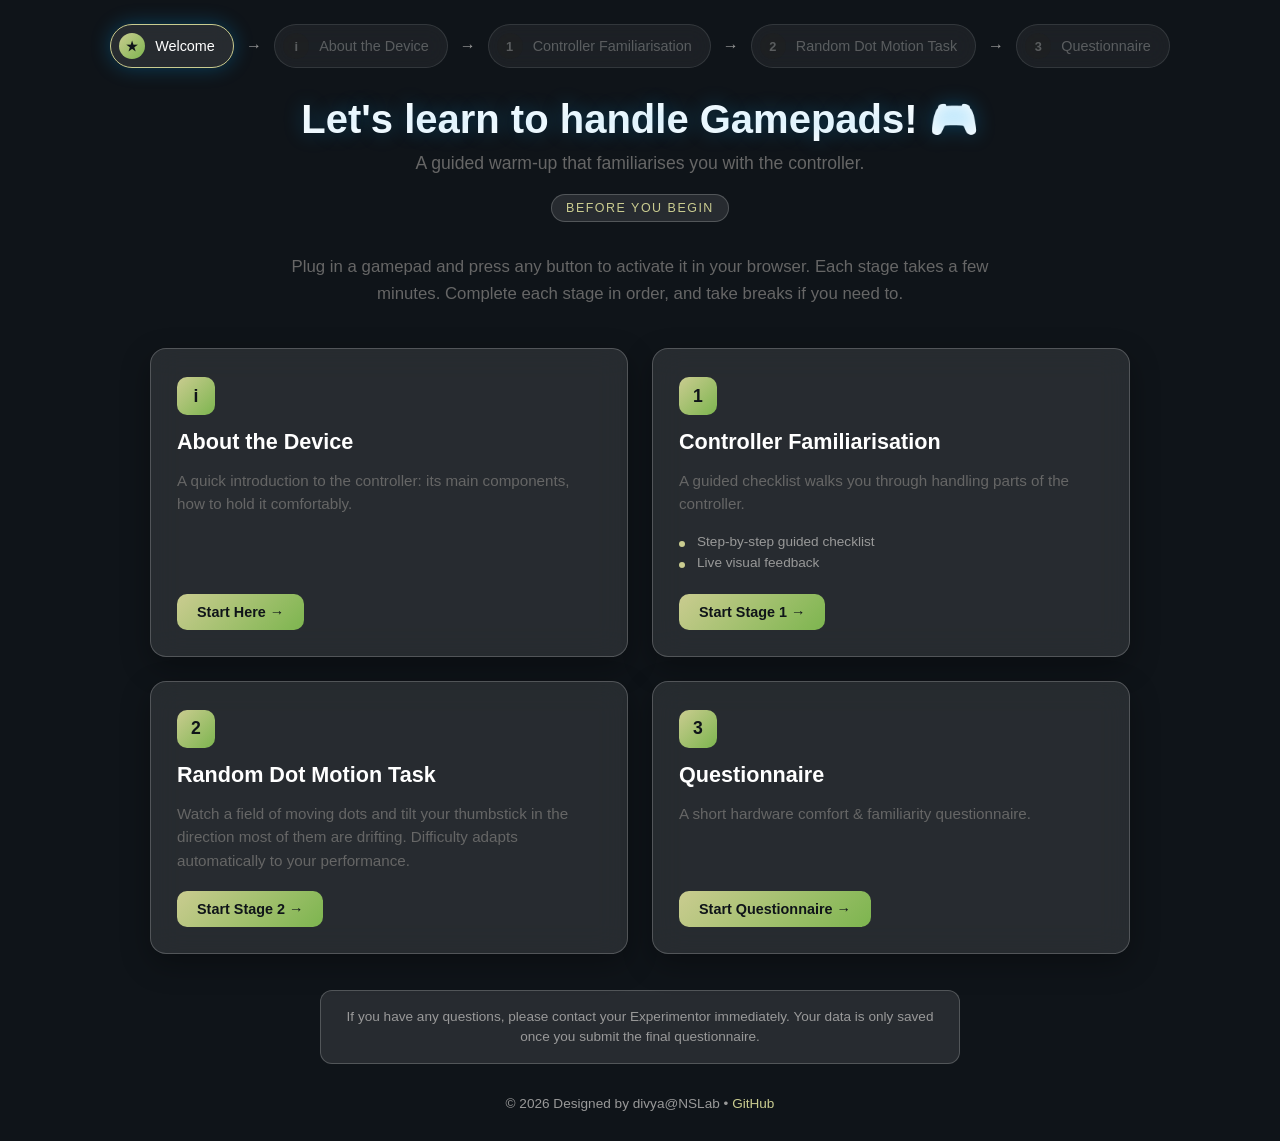
<file: index.html>
<!DOCTYPE html>
<html lang="en">
<head>
    <meta charset="UTF-8">
    <meta name="viewport" content="width=device-width, initial-scale=1.0">
    <title>Gamepad Training Protocol</title>
    <link rel="stylesheet" href="styles.css">
    <link rel="icon" href="images/logo-transp.png">
</head>
<body>
    <div class="main-container">
    <div class="container">
        <nav class="stage-nav" aria-label="Training progress">
            <a class="stage-pill current" href="index.html"><span class="stage-pill-num">&#9733;</span> Welcome</a>
            <span class="stage-nav-arrow">&rarr;</span>
            <a class="stage-pill upcoming" href="about.html"><span class="stage-pill-num">i</span> About the Device</a>
            <span class="stage-nav-arrow">&rarr;</span>
            <a class="stage-pill upcoming" href="stage1.html"><span class="stage-pill-num">1</span> Controller Familiarisation</a>
            <span class="stage-nav-arrow">&rarr;</span>
            <a class="stage-pill upcoming" href="stage2.html"><span class="stage-pill-num">2</span> Random Dot Motion Task</a>
            <span class="stage-nav-arrow">&rarr;</span>
            <a class="stage-pill upcoming" href="stage3.html"><span class="stage-pill-num">3</span> Questionnaire</a>
        </nav>
        <header>
            <h1>Let's learn to handle Gamepads! 🎮</h1>
            <p>A guided warm-up that familiarises you with the controller.</p>
        </header>

        <main>
            <div class="welcome-hero">
                <span class="eyebrow">Before you begin</span>
                <p>
                    Plug in a gamepad and press any button to activate it in your browser. Each stage takes
                    a few minutes. Complete each stage in order, and take breaks if you need to. 
                </p>
            </div>

            <div class="stage-cards">
                <a class="stage-card" href="about.html">
                    <div class="stage-card-step">i</div>
                    <h2>About the Device</h2>
                    <p>
                        A quick introduction to the controller: its main components, how to hold it
                        comfortably.
                    </p>
                    <span class="stage-card-cta">Start Here &rarr;</span>
                </a>

                <a class="stage-card" href="stage1.html">
                    <div class="stage-card-step">1</div>
                    <h2>Controller Familiarisation</h2>
                    <p>
                        A guided checklist walks you through handling parts of the controller.
                    </p>
                    <ul>
                        <li>Step-by-step guided checklist</li>
                        <li>Live visual feedback</li>
                    </ul>
                    <span class="stage-card-cta">Start Stage 1 &rarr;</span>
                </a>

                <a class="stage-card" href="stage2.html">
                    <div class="stage-card-step">2</div>
                    <h2>Random Dot Motion Task</h2>
                    <p>
                        Watch a field of moving dots and tilt your thumbstick in the direction most of them
                        are drifting. Difficulty adapts automatically to your performance.
                    </p>
                    <span class="stage-card-cta">Start Stage 2 &rarr;</span>
                </a>

                <a class="stage-card" href="stage3.html">
                    <div class="stage-card-step">3</div>
                    <h2>Questionnaire</h2>
                    <p>
                        A short hardware comfort &amp; familiarity questionnaire.
                    </p>
                    <span class="stage-card-cta">Start Questionnaire &rarr;</span>
                </a>
            </div>

            <p class="welcome-note">
                If you have any questions, please contact your Experimentor immediately. Your data is only saved once you submit the final
                questionnaire.
            </p>
        </main>
    </div>
    </div>
    <footer class="site-footer" role="contentinfo">
        <div class="footer-inner">
            <p>&copy; 2026 Designed by divya@NSLab • <a href="https://github.com/pathakdivya" target="_blank" rel="noopener noreferrer">GitHub</a></p>
        </div>
    </footer>
</body>
</html>
</file>
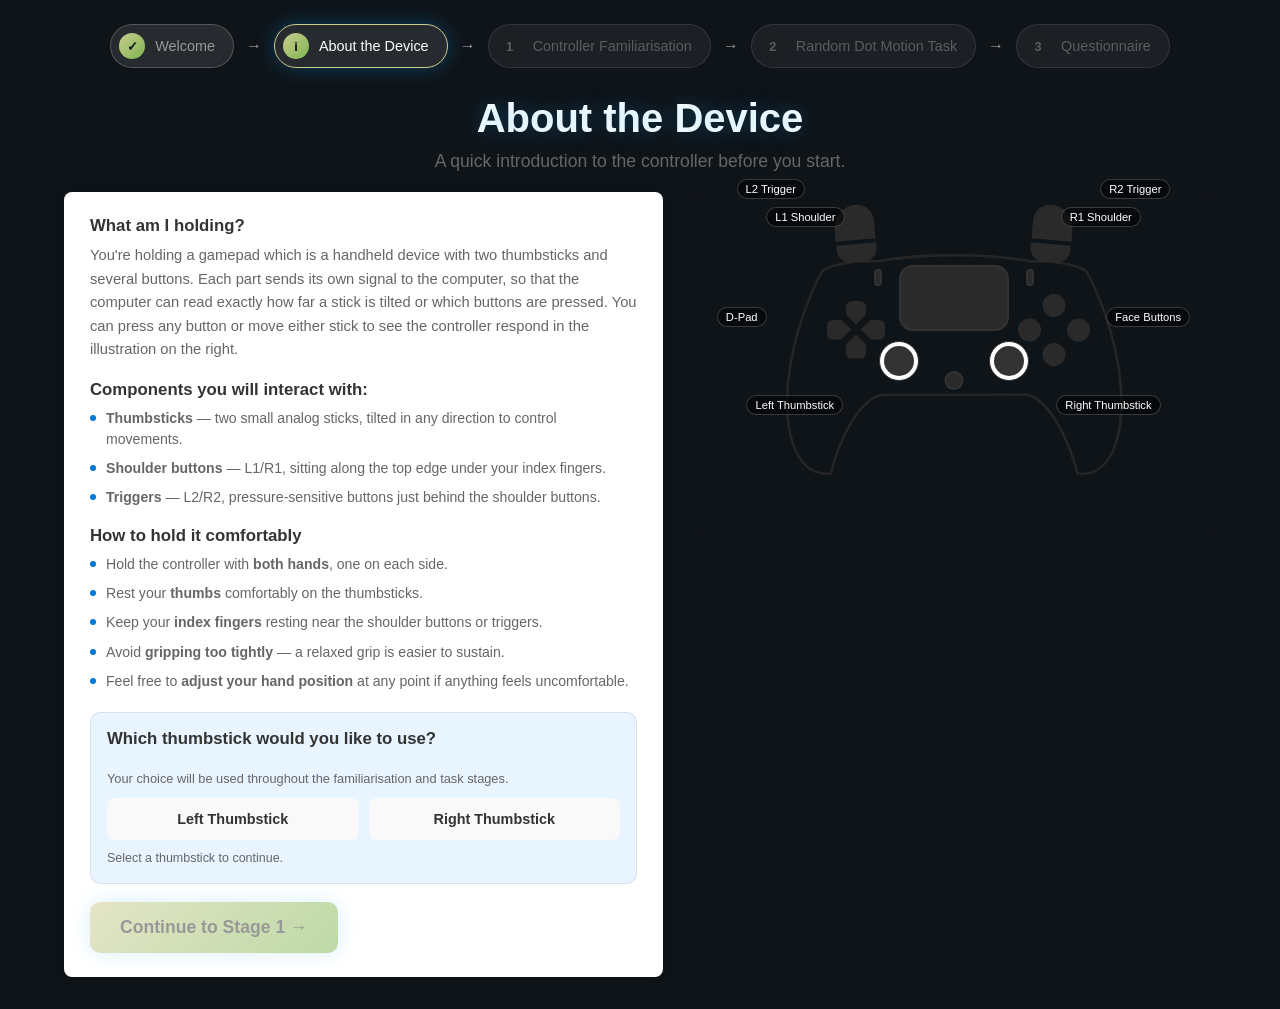
<file: about.html>
<!DOCTYPE html>
<html lang="en">
<head>
    <meta charset="UTF-8">
    <meta name="viewport" content="width=device-width, initial-scale=1.0">
    <title>About the Device</title>
    <link rel="stylesheet" href="styles.css">
    <link rel="icon" href="images/logo-transp.png">
</head>
<body>
    <div class="main-container">
    <div class="container">
        <nav class="stage-nav" aria-label="Training progress">
            <a class="stage-pill done" href="index.html"><span class="stage-pill-num">&#10003;</span> Welcome</a>
            <span class="stage-nav-arrow">&rarr;</span>
            <a class="stage-pill current" href="about.html"><span class="stage-pill-num">i</span> About the Device</a>
            <span class="stage-nav-arrow">&rarr;</span>
            <a class="stage-pill upcoming" href="stage1.html"><span class="stage-pill-num">1</span> Controller Familiarisation</a>
            <span class="stage-nav-arrow">&rarr;</span>
            <a class="stage-pill upcoming" href="stage2.html"><span class="stage-pill-num">2</span> Random Dot Motion Task</a>
            <span class="stage-nav-arrow">&rarr;</span>
            <a class="stage-pill upcoming" href="stage3.html"><span class="stage-pill-num">3</span> Questionnaire</a>
        </nav>
        <header>
            <h1>About the Device</h1>
            <p>A quick introduction to the controller before you start.</p>
        </header>

        <main>
            <div class="about-layout">

                <div class="about-panel">
                    <h3>What am I holding?</h3>
                    <p class="about-copy">
                        You're holding a gamepad which is a handheld device with two
                        thumbsticks and several buttons. Each part sends its own signal to the computer, so
                        that the computer can read exactly how far a stick is tilted or which buttons are pressed. You can press any button or move either stick to see the controller respond in the illustration on the right.
                    </p>

                    <h3>Components you will interact with:</h3>
                    <ul class="about-component-list">
                        <li><b>Thumbsticks</b> &mdash; two small analog sticks, tilted in any direction to
                            control movements.</li>
                        <li><b>Shoulder buttons</b> &mdash; L1/R1, sitting along the top edge under your
                            index fingers.</li>
                        <li><b>Triggers</b> &mdash; L2/R2, pressure-sensitive buttons just behind the
                            shoulder buttons.</li>
                    </ul>

                    <h3>How to hold it comfortably</h3>
                    <ul class="about-holding-list">
                        <li>Hold the controller with <b>both hands</b>, one on each side.</li>
                        <li>Rest your <b>thumbs</b> comfortably on the thumbsticks.</li>
                        <li>Keep your <b>index fingers</b> resting near the shoulder buttons or triggers.</li>
                        <li>Avoid <b>gripping too tightly</b> &mdash; a relaxed grip is easier to sustain.</li>
                        <li>Feel free to <b>adjust your hand position</b> at any point if anything feels
                            uncomfortable.</li>
                    </ul>

                    <div class="rdm-setup-panel" id="stick-setup-panel">
                        <h3>Which thumbstick would you like to use?</h3>
                        <p class="rdm-field-label">Your choice will be used throughout the familiarisation and task stages.</p>
                        <div class="rdm-choice-row" id="stick-choice">
                            <button type="button" class="rdm-choice-btn" data-stick="left">Left Thumbstick</button>
                            <button type="button" class="rdm-choice-btn" data-stick="right">Right Thumbstick</button>
                        </div>
                        <p class="rdm-setup-hint" id="stick-setup-hint">Select a thumbstick to continue.</p>
                    </div>

                    <a href="stage1.html" class="calibration-btn about-continue-btn" id="about-continue-btn" style="text-decoration:none; display:inline-block; pointer-events:none; opacity:0.5;">Continue to Stage 1 &rarr;</a>
                </div>

                <div class="about-illustration-panel">
                    <div class="controller-visual">
                        <div class="controller-outline">
                            <div class="trigger left-trigger" id="l2"></div>
                            <div class="trigger right-trigger" id="r2"></div>
                            <div class="shoulder left-shoulder" id="l1"></div>
                            <div class="shoulder right-shoulder" id="r1"></div>
                            <div class="controller-body">
                                <div class="dpad">
                                    <div class="dpad-btn" id="dpad-up"></div>
                                    <div class="dpad-btn" id="dpad-down"></div>
                                    <div class="dpad-btn" id="dpad-left"></div>
                                    <div class="dpad-btn" id="dpad-right"></div>
                                </div>
                                <div class="face-buttons">
                                    <div class="face-btn" id="triangle"></div>
                                    <div class="face-btn" id="square"></div>
                                    <div class="face-btn" id="circle"></div>
                                    <div class="face-btn" id="cross"></div>
                                </div>
                                <div class="center-buttons">
                                    <div class="center-btn" id="share"></div>
                                    <div class="center-btn" id="options"></div>
                                    <div class="center-btn" id="ps"></div>
                                    <div class="center-btn" id="touchpad"></div>
                                </div>
                                <div class="controller-visual-sticks">
                                    <div class="controller-stick-container">
                                        <div class="controller-stick-circle" id="visual-stick-left-circle">
                                            <div class="controller-stick-dot" id="visual-stick-left"></div>
                                        </div>
                                    </div>
                                    <div class="controller-stick-container">
                                        <div class="controller-stick-circle" id="visual-stick-right-circle">
                                            <div class="controller-stick-dot" id="visual-stick-right"></div>
                                        </div>
                                    </div>
                                </div>
                            </div>
                        </div>

                        <span class="about-label about-label-stick-left">Left Thumbstick</span>
                        <span class="about-label about-label-stick-right">Right Thumbstick</span>
                        <span class="about-label about-label-dpad">D-Pad</span>
                        <span class="about-label about-label-face">Face Buttons</span>
                        <span class="about-label about-label-shoulder-l">L1 Shoulder</span>
                        <span class="about-label about-label-shoulder-r">R1 Shoulder</span>
                        <span class="about-label about-label-trigger-l">L2 Trigger</span>
                        <span class="about-label about-label-trigger-r">R2 Trigger</span>
                    </div>
                </div>

            </div>
        </main>
    </div>
    </div>

    <script type="module" src="about.js"></script>
</body>
</html>
</file>
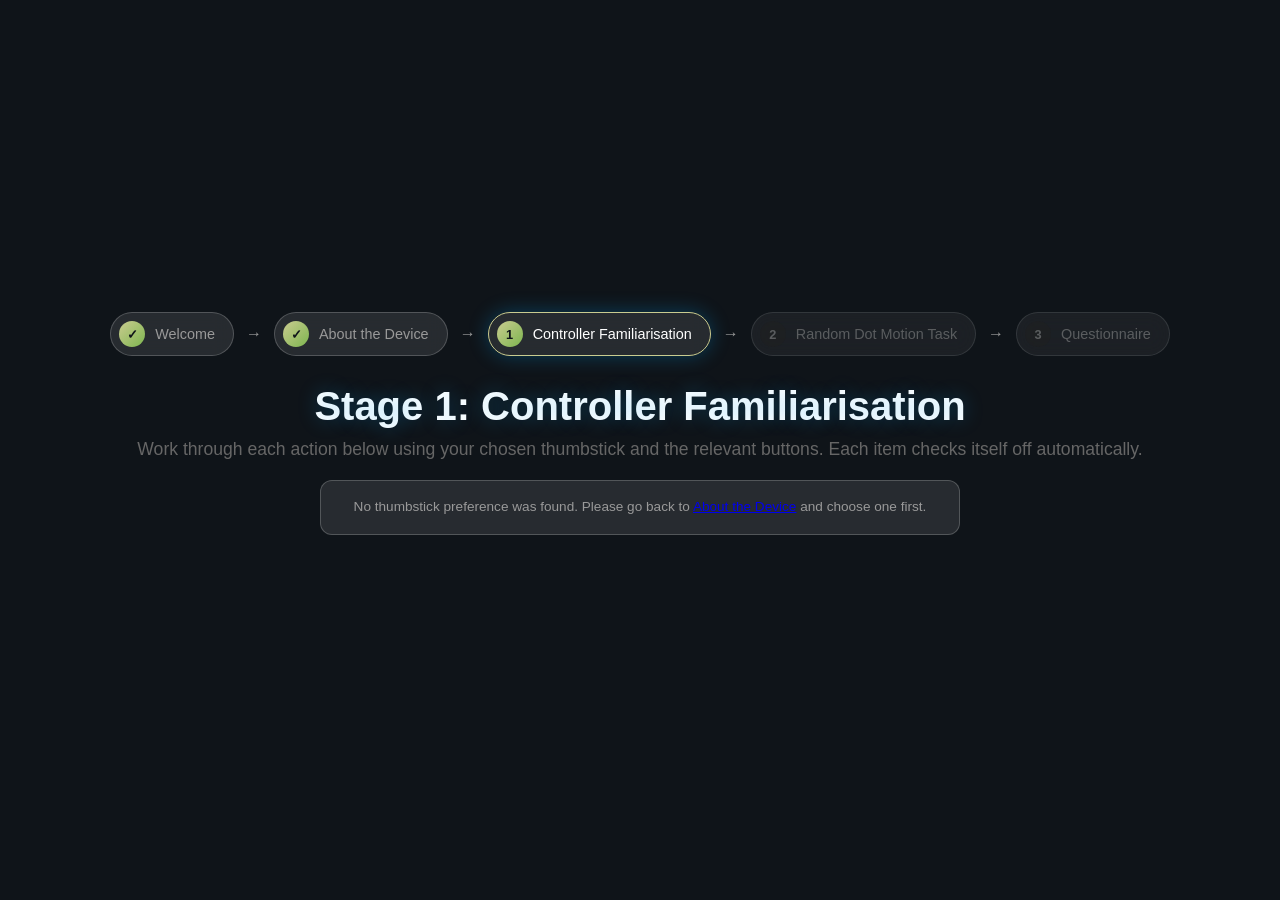
<file: stage1.html>
<!DOCTYPE html>
<html lang="en">
<head>
    <meta charset="UTF-8">
    <meta name="viewport" content="width=device-width, initial-scale=1.0">
    <title>Controller Familiarisation</title>
    <link rel="stylesheet" href="styles.css">
    <link rel="icon" href="images/logo-transp.png">
</head>
<body>
    <div class="main-container">
    <div class="container">
        <nav class="stage-nav" aria-label="Training progress">
            <a class="stage-pill done" href="index.html"><span class="stage-pill-num">&#10003;</span> Welcome</a>
            <span class="stage-nav-arrow">&rarr;</span>
            <a class="stage-pill done" href="about.html"><span class="stage-pill-num">&#10003;</span> About the Device</a>
            <span class="stage-nav-arrow">&rarr;</span>
            <a class="stage-pill current" href="stage1.html"><span class="stage-pill-num">1</span> Controller Familiarisation</a>
            <span class="stage-nav-arrow">&rarr;</span>
            <a class="stage-pill upcoming" href="stage2.html"><span class="stage-pill-num">2</span> Random Dot Motion Task</a>
            <span class="stage-nav-arrow">&rarr;</span>
            <a class="stage-pill upcoming" href="stage3.html"><span class="stage-pill-num">3</span> Questionnaire</a>
        </nav>
        <header>
            <h1>Stage 1: Controller Familiarisation</h1>
            <p>Work through each action below using your chosen thumbstick and the relevant buttons. Each item checks itself off automatically.</p>
        </header>

        <main>
            <div id="no-stick-notice" class="welcome-note rdm-hidden">
                No thumbstick preference was found. Please go back to <a href="about.html">About the Device</a> and choose one first.
            </div>

            <div class="controller-layout" id="checklist-layout">

                <div class="info-panel">
                    <div class="checklist-panel">
                        <h3>Checklist</h3>
                        <ol class="checklist-list" id="checklist-list"></ol>
                    </div>
                </div>

                <div class="visual-panel">
                    <div class="controller-visual">
                        <div class="controller-outline">
                            <div class="trigger left-trigger" id="l2"></div>
                            <div class="trigger right-trigger" id="r2"></div>
                            <div class="shoulder left-shoulder" id="l1"></div>
                            <div class="shoulder right-shoulder" id="r1"></div>
                            <div class="controller-body">
                                <div class="dpad">
                                    <div class="dpad-btn" id="dpad-up"></div>
                                    <div class="dpad-btn" id="dpad-down"></div>
                                    <div class="dpad-btn" id="dpad-left"></div>
                                    <div class="dpad-btn" id="dpad-right"></div>
                                </div>
                                <div class="face-buttons">
                                    <div class="face-btn" id="triangle"></div>
                                    <div class="face-btn" id="square"></div>
                                    <div class="face-btn" id="circle"></div>
                                    <div class="face-btn" id="cross"></div>
                                </div>
                                <div class="controller-visual-sticks">
                                    <div class="controller-stick-container">
                                        <div class="controller-stick-circle" id="visual-stick-left-circle">
                                            <div class="controller-stick-dot" id="visual-stick-left"></div>
                                        </div>
                                    </div>
                                    <div class="controller-stick-container">
                                        <div class="controller-stick-circle" id="visual-stick-right-circle">
                                            <div class="controller-stick-dot" id="visual-stick-right"></div>
                                        </div>
                                    </div>
                                </div>
                            </div>
                        </div>
                    </div>

                    <div class="checklist-current-card" id="checklist-current-card">
                        <p class="checklist-current-label">Current step</p>
                        <p class="checklist-current-text" id="checklist-current-text">Loading&hellip;</p>

                        <div class="checklist-stick-wrap" id="checklist-stick-wrap">
                            <div class="stick-circle" id="checklist-stick">
                                <div class="stick-line"></div>
                                <div class="stick-dot"></div>
                                <div class="checklist-target" id="checklist-target"></div>
                            </div>
                        </div>
                    </div>

                    <div class="rdm-complete rdm-hidden" id="checklist-complete-screen">
                        <h2>Familiarisation Complete</h2>
                        <p>You've completed every action. You're ready to move on to the task.</p>
                        <a href="stage2.html" class="calibration-btn" style="text-decoration:none; display:inline-block;">Continue to Stage 2 &rarr;</a>
                    </div>
                </div>

            </div>
        </main>
    </div>
    </div>

    <script type="module" src="stage1.js"></script>
</body>
</html>
</file>
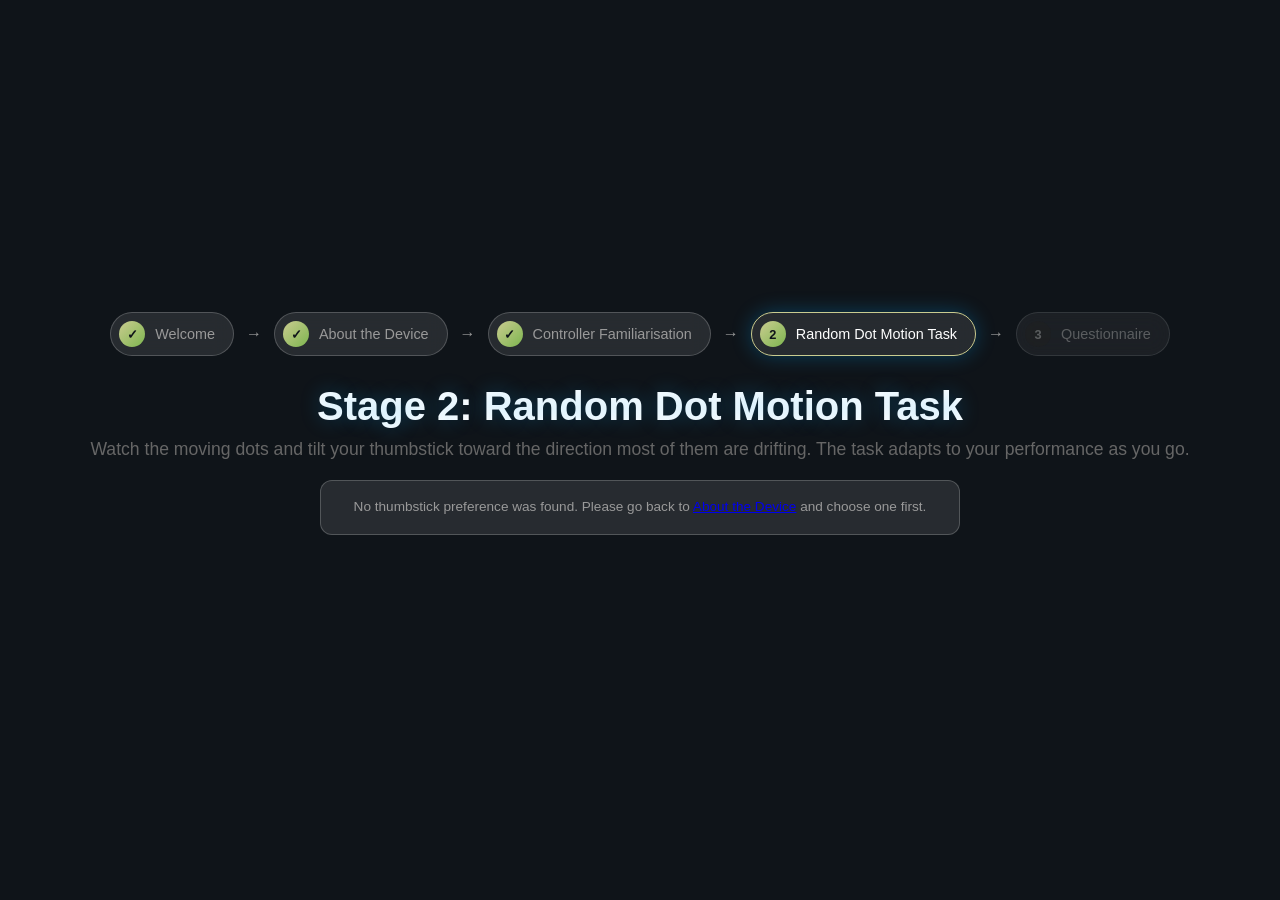
<file: stage2.html>
<!DOCTYPE html>
<html lang="en">
<head>
    <meta charset="UTF-8">
    <meta name="viewport" content="width=device-width, initial-scale=1.0">
    <title>Random Dot Motion Task</title>
    <link rel="stylesheet" href="styles.css">
    <link rel="icon" href="images/logo-transp.png">
</head>
<body>
    <div class="main-container">
    <div class="container">
        <nav class="stage-nav" aria-label="Training progress">
            <a class="stage-pill done" href="index.html"><span class="stage-pill-num">&#10003;</span> Welcome</a>
            <span class="stage-nav-arrow">&rarr;</span>
            <a class="stage-pill done" href="about.html"><span class="stage-pill-num">&#10003;</span> About the Device</a>
            <span class="stage-nav-arrow">&rarr;</span>
            <a class="stage-pill done" href="stage1.html"><span class="stage-pill-num">&#10003;</span> Controller Familiarisation</a>
            <span class="stage-nav-arrow">&rarr;</span>
            <a class="stage-pill current" href="stage2.html"><span class="stage-pill-num">2</span> Random Dot Motion Task</a>
            <span class="stage-nav-arrow">&rarr;</span>
            <a class="stage-pill upcoming" href="stage3.html"><span class="stage-pill-num">3</span> Questionnaire</a>
        </nav>
        <header>
            <h1>Stage 2: Random Dot Motion Task</h1>
            <p>Watch the moving dots and tilt your thumbstick toward the direction most of them are drifting. The task adapts to your performance as you go.</p>
        </header>

        <main>
            <div id="no-stick-notice" class="welcome-note rdm-hidden">
                No thumbstick preference was found. Please go back to <a href="about.html">About the Device</a> and choose one first.
            </div>

            <div class="controller-layout" id="rdm-task-layout">

                <div class="info-panel">
                    <div class="rdm-panel">
                        <div class="controller-info">
                            <h3>Calibration Status</h3>
                            <div class="calibration-status" id="rdm-status-text">
                                Connect a gamepad and press <b>Begin</b> to start the task.
                            </div>
                        </div>

                        <div class="rdm-status-row">
                            <div class="rdm-status-card">
                                <span class="rdm-status-label">Block</span>
                                <span class="rdm-status-value" id="rdm-block-value">&mdash; / 2</span>
                            </div>
                            <div class="rdm-status-card">
                                <span class="rdm-status-label">Trial</span>
                                <span class="rdm-status-value" id="rdm-trial-value">&mdash; / 40</span>
                            </div>
                            <div class="rdm-status-card">
                                <span class="rdm-status-label">Coherence</span>
                                <span class="rdm-status-value" id="rdm-coherence-value">&mdash;</span>
                            </div>
                        </div>

                        <div class="calibration-progress">
                            <div class="progress-bar">
                                <div class="progress-fill" id="rdm-progress-fill"></div>
                            </div>
                        </div>

                        <button class="calibration-btn" id="rdm-start-btn">Begin Task</button>

                        <div class="rdm-instructions" id="rdm-instructions">
                            <b>How to respond:</b> a field of dots appears; some move together in one
                            direction (up, down, left, or right) while the rest drift randomly. As soon as
                            you can tell the direction, tilt your stick that way. After you respond,
                            re-center the stick to neutral before the next trial starts. If no gamepad is
                            detected you can use the <b>arrow keys</b> instead.
                        </div>

                        <p class="rdm-attempt-note" id="rdm-attempt-note"></p>
                    </div>
                </div>

                <div class="visual-panel">
                    <div class="rdm-stage-wrap" id="rdm-stage-wrap">
                        <canvas id="rdm-canvas" width="480" height="480"></canvas>
                        <span class="rdm-arrow up" id="rdm-arrow-up">&#8593;</span>
                        <span class="rdm-arrow down" id="rdm-arrow-down">&#8595;</span>
                        <span class="rdm-arrow left" id="rdm-arrow-left">&#8592;</span>
                        <span class="rdm-arrow right" id="rdm-arrow-right">&#8594;</span>
                        <div class="rdm-feedback-badge" id="rdm-feedback-badge"></div>
                    </div>

                    <div class="rdm-mini-stick">
                        <div class="stick-container">
                            <div class="stick-circle" id="rdm-active-stick">
                                <div class="stick-line"></div>
                                <div class="stick-dot"></div>
                            </div>
                            <div class="stick-info" id="rdm-active-stick-label">Stick</div>
                        </div>
                    </div>

                    <div class="rdm-complete rdm-hidden" id="rdm-complete-screen">
                        <h2 id="rdm-result-heading">Task Complete</h2>
                        <p id="rdm-result-message">Nice work!</p>
                        <div class="rdm-complete-stats">
                            <div class="rdm-complete-stat">
                                <span class="rdm-complete-stat-label">Accuracy Score</span>
                                <span class="rdm-complete-stat-value" id="rdm-final-accuracy">&mdash;</span>
                            </div>
                            <div class="rdm-complete-stat">
                                <span class="rdm-complete-stat-label">Coherence Score</span>
                                <span class="rdm-complete-stat-value final-coherence" id="rdm-final-coherence">&mdash;</span>
                            </div>
                        </div>

                        <div class="rdm-result-actions">
                            <button class="calibration-btn-secondary" id="rdm-redo-btn">Repeat Stage 2</button>
                            <button class="calibration-btn" id="rdm-continue-btn" disabled>Continue to Questionnaire &rarr;</button>
                        </div>
                    </div>
                </div>

            </div>
        </main>
    </div>
    </div>

    <script type="module" src="stage2.js"></script>
</body>
</html>
</file>
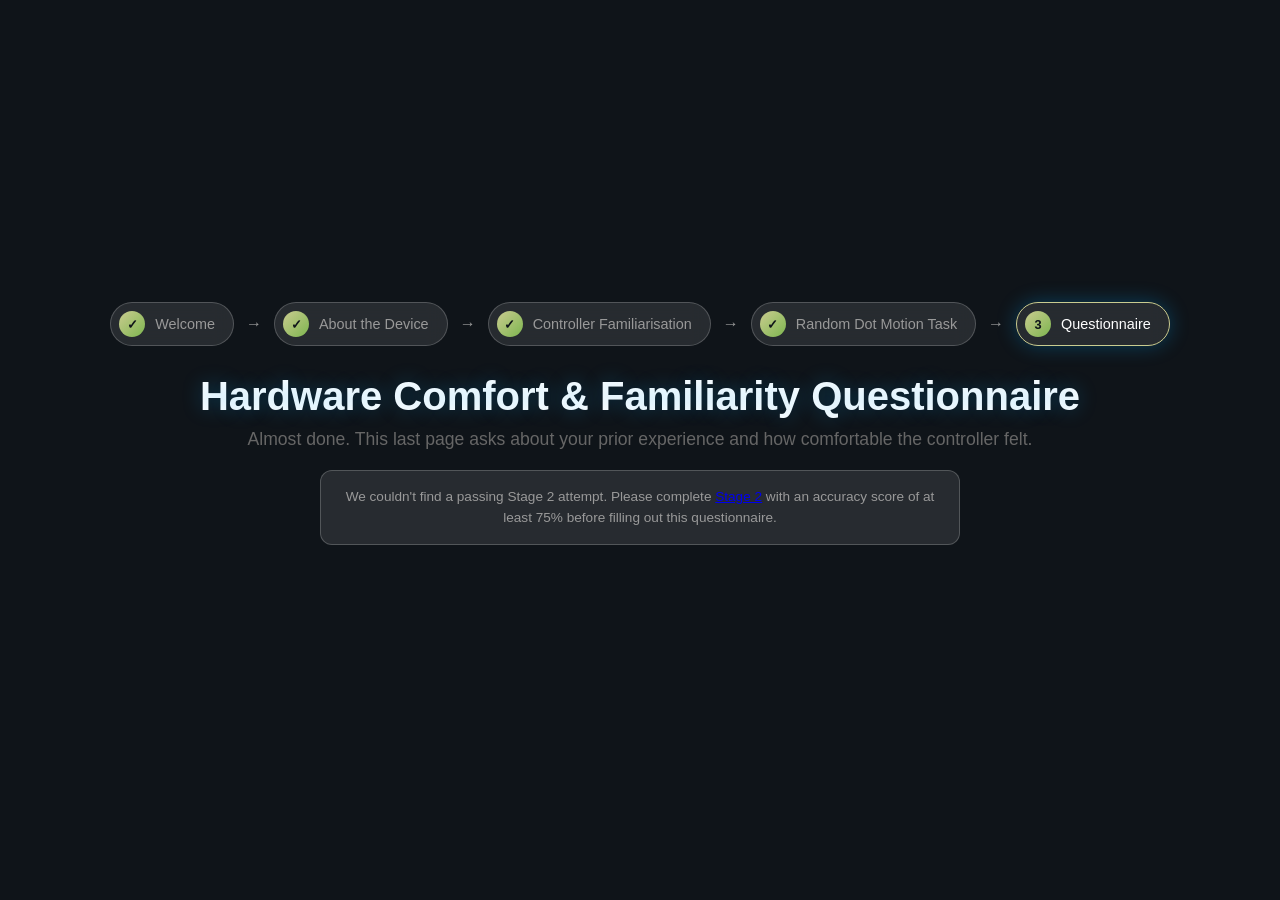
<file: stage3.html>
<!DOCTYPE html>
<html lang="en">
<head>
    <meta charset="UTF-8">
    <meta name="viewport" content="width=device-width, initial-scale=1.0">
    <title>Hardware Comfort &amp; Familiarity Questionnaire</title>
    <link rel="stylesheet" href="styles.css">
    <link rel="icon" href="images/logo-transp.png">
</head>
<body>
    <div class="main-container">
    <div class="container">
        <nav class="stage-nav" aria-label="Training progress">
            <a class="stage-pill done" href="index.html"><span class="stage-pill-num">&#10003;</span> Welcome</a>
            <span class="stage-nav-arrow">&rarr;</span>
            <a class="stage-pill done" href="about.html"><span class="stage-pill-num">&#10003;</span> About the Device</a>
            <span class="stage-nav-arrow">&rarr;</span>
            <a class="stage-pill done" href="stage1.html"><span class="stage-pill-num">&#10003;</span> Controller Familiarisation</a>
            <span class="stage-nav-arrow">&rarr;</span>
            <a class="stage-pill done" href="stage2.html"><span class="stage-pill-num">&#10003;</span> Random Dot Motion Task</a>
            <span class="stage-nav-arrow">&rarr;</span>
            <a class="stage-pill current" href="stage3.html"><span class="stage-pill-num">3</span> Questionnaire</a>
        </nav>
        <header>
            <h1>Hardware Comfort &amp; Familiarity Questionnaire</h1>
            <p>Almost done. This last page asks about your prior experience and how comfortable the controller felt.</p>
        </header>

        <main>
            <div id="no-session-notice" class="welcome-note rdm-hidden">
                We couldn't find a passing Stage 2 attempt. Please complete <a href="stage2.html">Stage 2</a> with an accuracy score of at least 75% before filling out this questionnaire.
            </div>

            <div id="survey-wrap">

                <div class="survey-summary" id="survey-summary">
                    <span class="survey-summary-item"><b>Thumbstick used:</b> <span id="summary-stick">&mdash;</span></span>
                    <span class="survey-summary-item"><b>Best accuracy:</b> <span id="summary-accuracy">&mdash;</span></span>
                    <span class="survey-summary-item"><b>Attempts made:</b> <span id="summary-attempts">&mdash;</span></span>
                </div>

                <form id="survey-form">
                    <div class="rdm-setup-panel">
                        <h3>Participant ID</h3>
                        <label class="rdm-field-label" for="participant-id">Participant ID <span class="rdm-optional">(optional)</span></label>
                        <input type="text" id="participant-id" class="rdm-text-input" placeholder="e.g. P01" autocomplete="off">
                    </div>

                    <section class="survey-section">
                        <h3>Hardware Comfort</h3>
                        <p class="survey-section-intro">Rate how much you agree with each statement about the controller hardware.</p>
                        <div id="comfort-items"></div>
                    </section>

                    <section class="survey-section">
                        <h3>Prior Familiarity</h3>

                        <div class="survey-field">
                            <p class="survey-question">Have you used a game controller before?</p>
                            <div class="rdm-choice-row two-col" data-field="hasUsedControllerBefore">
                                <button type="button" class="rdm-choice-btn" data-value="yes">Yes</button>
                                <button type="button" class="rdm-choice-btn" data-value="no">No</button>
                            </div>
                        </div>

                        <div class="survey-field">
                            <p class="survey-question">How often do you use a game controller?</p>
                            <div class="rdm-choice-row five-col" data-field="usageFrequency">
                                <button type="button" class="rdm-choice-btn" data-value="Never">Never</button>
                                <button type="button" class="rdm-choice-btn" data-value="Rarely">Rarely</button>
                                <button type="button" class="rdm-choice-btn" data-value="Sometimes">Sometimes</button>
                                <button type="button" class="rdm-choice-btn" data-value="Often">Often</button>
                                <button type="button" class="rdm-choice-btn" data-value="Daily">Daily</button>
                            </div>
                        </div>

                        <div class="survey-field">
                            <p class="survey-question">What types of controllers have you previously used? <span class="rdm-optional">(select all that apply)</span></p>
                            <div class="rdm-choice-row four-col" data-field="controllerTypes" data-multi="true">
                                <button type="button" class="rdm-choice-btn" data-value="Xbox">Xbox</button>
                                <button type="button" class="rdm-choice-btn" data-value="PlayStation">PlayStation</button>
                                <button type="button" class="rdm-choice-btn" data-value="Nintendo">Nintendo</button>
                                <button type="button" class="rdm-choice-btn" data-value="PC / Generic">PC / Generic</button>
                            </div>
                        </div>

                        <div class="survey-field">
                            <p class="survey-question">Which thumbstick did you use during this task?</p>
                            <p class="survey-readonly-answer" id="stick-readonly-answer">&mdash;</p>
                        </div>

                        <div class="survey-field">
                            <p class="survey-question">Did you experience any pain, strain, fatigue, or discomfort?</p>
                            <div class="rdm-choice-row two-col" data-field="experiencedDiscomfort">
                                <button type="button" class="rdm-choice-btn" data-value="yes">Yes</button>
                                <button type="button" class="rdm-choice-btn" data-value="no">No</button>
                            </div>
                            <textarea class="survey-textarea rdm-hidden" id="discomfort-details" placeholder="Please describe briefly&hellip;"></textarea>
                        </div>

                        <div class="survey-field">
                            <p class="survey-question">Was any particular button, trigger, or thumbstick difficult to use? <span class="rdm-optional">(optional)</span></p>
                            <textarea class="survey-textarea" id="difficult-input" placeholder="Optional&hellip;"></textarea>
                        </div>

                        <div class="survey-field">
                            <p class="survey-question">Is there anything that would have made the controller easier or more comfortable to use? <span class="rdm-optional">(optional)</span></p>
                            <textarea class="survey-textarea" id="improvement-suggestions" placeholder="Optional&hellip;"></textarea>
                        </div>
                    </section>

                    <button type="button" class="calibration-btn" id="review-btn">Review My Responses</button>
                </form>

                <div class="survey-review rdm-hidden" id="survey-review">
                    <h3>Review Your Responses</h3>
                    <div id="review-content"></div>
                    <div class="survey-review-actions">
                        <button type="button" class="calibration-btn-secondary" id="edit-btn">Edit Responses</button>
                        <button type="button" class="calibration-btn" id="submit-btn">Submit and Save Data</button>
                    </div>
                </div>

                <div class="rdm-hidden" id="save-confirmation">
                    <p class="rdm-saved-msg">&#10003; Your data has been saved and downloaded.</p>
                    <a href="index.html" class="calibration-btn" style="text-decoration:none; display:inline-block;">Return to Welcome Page &rarr;</a>
                </div>
            </div>
        </main>
    </div>
    </div>

    <script type="module" src="stage3.js"></script>
</body>
</html>
</file>
<file: styles.css>
:root {
    --background: #0f1419;
    --primary-blue: #0a3179;
    --secondary-blue: #2a5298;
    --bg-dark: #0f1419;
    --accent-cyan: #CACC90;
    --accent-purple: #7DB54F;
    
    --text-primary: #333;
    --text-secondary: #666;
    --text-light: #999;
    --text-white: #fff;
    
    --bg-white: #ffffff;
    --bg-light: #f0f0f0;
    --bg-card: rgba(255, 255, 255, 0.1);
    --bg-input: #f9f9f9;
    --bg-hover: #e8f4ff;

    --controller-element: #2a2a2a;
    --controller-active: #0078d4; 
    --controller-border: #333;
    --controller-stick-bg: #ffffff;
    --controller-stick-dot: #333;
    --controller-stick-border: #333;
    
    --glass-bg: rgba(255, 255, 255, 0.1);
    --glass-border: rgba(255, 255, 255, 0.2);
    
    --button-active: #00a1f1;
    --button-disabled: #666;
    
    --shadow-glow: 0 0 20px rgba(0, 161, 241, 0.3);
}


* {
    margin: 0;
    padding: 0;
    box-sizing: border-box;
}

body {
    font-family: 'Segoe UI', Tahoma, Geneva, Verdana, sans-serif;
    background: var(--background);
    color: var(--text-primary);
    min-height: 100vh;
    overflow-x: hidden;
}

header {
    text-align: center;
    padding: 0px 20px 20px;
}

header h1 {
    font-size: 2.5rem;
    background: var(--bg-white);
    -webkit-background-clip: text;
    background-clip: text;
    -webkit-text-fill-color: transparent;
    margin-bottom: 10px;
    text-shadow: var(--shadow-glow);
}

header p {
    color: var(--text-secondary);
    font-size: 1.1rem;
}

.main-container {
    min-height: 95svh;
    display: flex;
    flex-direction: column;
    justify-content: center;
    align-items: center;
    padding: 24px 0 32px;
}

.container {
    display: grid;
    justify-content: center;
    max-width: 1200px;
    width: 100%;
    margin: 0 auto;
    padding: 0 24px;
}


.controller-layout {
    display: grid;
    grid-template-columns: 1fr 1fr;
    gap: 30px;
    min-height: 600px;
}


.info-panel {
    background: var(--bg-white);
    border-radius: 8px;
    padding: 20px;
    box-shadow: 0 2px 10px rgba(0,0,0,0.1);
}

.controller-info h3 {
    margin-bottom: 15px;
    color: var(--text-primary);
    font-size: 1.2rem;
}

.controller-details {
    margin-bottom: 20px;
}

.detail-row {
    display: grid;
    grid-template-columns: repeat(3, 1fr);
    gap: 10px;
    margin-bottom: 5px;
}

.detail-row .label {
    font-weight: bold;
    font-size: 0.85rem;
    color: var(--text-secondary);
}

.detail-row.values span {
    font-family: 'Courier New', monospace;
    color: var(--text-primary);
    font-size: 0.85rem;
}

.detail-row.values button {
    padding: 4px 8px;
    font-size: 0.8rem;
    border: 1px solid var(--text-secondary);
    border-radius: 4px;
    background: var(--text-primary);
    color: var(--text-white);
    cursor: pointer;
    transition: all 0.2s;
    font-family: 'Segoe UI', Tahoma, Geneva, Verdana, sans-serif;
}

.detail-row.values button:enabled:hover {
    background: #555;
    border-color: var(--text-light);
}

.detail-row.values button:disabled {
    opacity: 0.5;
    cursor: not-allowed;
    background: var(--button-disabled);
    color: var(--text-light);
}

.haptic-info {
    margin: 20px 0;
    border-top: 1px solid #eee;
    padding-top: 15px;
}

.haptic-row {
    display: grid;
    grid-template-columns: repeat(6, 1fr);
    gap: 10px;
    margin-bottom: 5px;
}

.haptic-row .label {
    font-weight: bold;
    font-size: 0.8rem;
    color: var(--text-secondary);
}

.haptic-row.values span {
    font-family: 'Courier New', monospace;
    color: var(--text-primary);
    font-size: 0.8rem;
}

.vibration-test {
    background: #e3f2fd;
    padding: 2px 6px;
    border-radius: 3px;
    text-align: center;
    cursor: pointer;
}

.button-status {
    border-top: 1px solid #eee;
    padding-top: 20px;
}

.button-grid {
    margin-bottom: 20px;
}

.button-row {
    display: grid;
    grid-template-columns: repeat(8, 1fr);
    gap: 5px;
    margin-bottom: 8px;
}

.button-row:last-child {
    grid-template-columns: 1fr;
}

.button-row:last-child .btn-cell {
    grid-column: 1 / -1;
}

.btn-cell {
    display: flex;
    flex-direction: column;
    align-items: center;
    background: var(--bg-input);
    border: 1px solid #ddd;
    border-radius: 4px;
    padding: 5px;
    min-height: 40px;
}

.btn-label {
    font-size: 0.7rem;
    font-weight: bold;
    color: var(--text-secondary);
    margin-bottom: 2px;
}

.btn-cell span:last-child {
    font-family: 'Courier New', monospace;
    font-size: 0.8rem;
    color: var(--text-primary);
}

.axis-status {
    border-top: 1px solid #eee;
    padding-top: 15px;
}

.axis-row {
    display: grid;
    grid-template-columns: repeat(4, 1fr);
    gap: 10px;
}

.axis-cell {
    display: flex;
    flex-direction: column;
    align-items: center;
    background: var(--bg-input);
    border: 1px solid #ddd;
    border-radius: 4px;
    padding: 8px;
}

.axis-label {
    font-size: 0.7rem;
    font-weight: bold;
    color: var(--text-secondary);
    margin-bottom: 2px;
}

.axis-cell span:last-child {
    font-family: 'Courier New', monospace;
    font-size: 0.9rem;
    color: var(--text-primary);
}

.visual-panel {
    background: var(--bg-white);
    border-radius: 8px;
    padding: 20px;
    box-shadow: 0 2px 10px rgba(0,0,0,0.1);
    display: flex;
    flex-direction: column;
}

.controller-visual{
  flex: 1;
  display: flex;
  justify-content: center;
  align-items: center;

}

.controller-outline {
    position: relative;
    background: url('images/Controller_2d.png') no-repeat center center;
    background-size: contain;
    width: 493px;
    height: 277px;
    aspect-ratio: 16/9;
    z-index: 0;
    overflow: visible !important;
}

.trigger {
    position: absolute;
    width: 40px;
    height: 35px;
    background: var(--controller-element);
    top: -19px;
}

.trigger.left-trigger {
    left: 127px;
    border-radius: 23px 17px 0 0;
    transform: rotate(-5deg);
}

.trigger.right-trigger {
    right: 127px;
    border-radius: 17px 23px 0 0;
    transform: rotate(5deg);
}

.trigger.active {
    background: var(--controller-active);
}

.shoulder {
    position: absolute;
    width: 40px;
    height: 18px;
    background: var(--controller-element);
    border-radius: 0 0 13px 13px;
    top: 20px;
}

.shoulder.left-shoulder {
    left: 130px;
    transform: rotate(-5deg);
}

.shoulder.right-shoulder {
    right: 130px;
    transform: rotate(5deg);
}

.shoulder.active {
    background: var(--controller-active);
}

.controller-body {
    position: relative;
    width: 100%;
    height: 100%;
    z-index: 1;
    overflow: visible !important;
}

.dpad {
    position: absolute;
    left: 122px;
    top: 79px;
    width: 54px;
    height: 54px;
    --thick: 20px;
    --arm: 14px;
    --tip: 10px;
}

.dpad-btn {
    position: absolute;
    background: var(--controller-element);
    border-radius: 6px;
}

.dpad-btn:nth-child(1) {
    width: var(--thick);
    height: calc(var(--arm) + var(--tip));
    top: -2px;
    left: 50%;
    transform: translateX(-50%);
    clip-path: polygon(0% 0%, 100% 0%, 100% calc(100% - var(--tip)), 50% 100%, 0% calc(100% - var(--tip)));
}

.dpad-btn:nth-child(2) {
    width: var(--thick);
    height: calc(var(--arm) + var(--tip));
    bottom: -2px;
    left: 50%;
    transform: translateX(-50%);
    clip-path: polygon(50% 0%, 100% var(--tip), 100% 100%, 0% 100%, 0% var(--tip));
}

.dpad-btn:nth-child(3) {
    width: calc(var(--arm) + var(--tip));
    height: var(--thick);
    left: -2px;
    top: 50%;
    transform: translateY(-50%);
    clip-path: polygon(0% 0%, calc(100% - var(--tip)) 0%, 100% 50%, calc(100% - var(--tip)) 100%, 0% 100%);
}

.dpad-btn:nth-child(4) {
    width: calc(var(--arm) + var(--tip));
    height: var(--thick);
    right: -2px;
    top: 50%;
    transform: translateY(-50%);
    clip-path: polygon(var(--tip) 0%, 100% 0%, 100% 100%, var(--tip) 100%, 0% 50%);
}


.dpad-btn.active {
    background: var(--controller-active);
}


.face-buttons {
    position: absolute;
    right: 110px;
    top: 70px;
    width: 72px;
    height: 72px;
}

.face-btn {
    position: absolute;
    width: 23px;
    height: 23px;
    background: var(--controller-element);
    border-radius: 50%;
    display: flex;
    align-items: center;
    justify-content: center;
    font-size: 16px;
}

.face-btn:nth-child(1) {
    top: 0;
    left: 50%;
    transform: translateX(-50%);
}

.face-btn:nth-child(2) {
    left: 0;
    top: 50%;
    transform: translateY(-50%);
}

.face-btn:nth-child(3) {
    right: 0;
    top: 50%;
    transform: translateY(-50%);
}

.face-btn:nth-child(4) {
    bottom: 0;
    left: 50%;
    transform: translateX(-50%);
}


.face-btn.active {
    background: var(--controller-active);
}

.center-buttons {
    position: absolute;
    left: 50%;
    top: 36px;
    transform: translateX(-50%);
    width: 160px;
    height: 80px;
}



#touchpad {
    width: 110px;
    height: 66px;
    top: 5px;
    left: 50%;
    transform: translateX(-50%);
    border-radius: 14px;
}

#share {
    width: 8px;
    height: 17px;
    top: 9px;
    left: 0px;
    border-radius: 4px;
}

#options {
    width: 8px;
    height: 17px;
    top: 9px;
    right: 0px;
    border-radius: 4px;
}

#ps {
    width: 19px;
    height: 19px;
    bottom: -50px;
    left: 50%;
    transform: translateX(-50%);
    border-radius: 50%;
}




.controller-visual-sticks {
    position: absolute;
    bottom: 110px;
    left: 50%;
    transform: translateX(-50%);
    width: 160px;
    height: 50px;
    display: flex !important;
    justify-content: space-between;
    align-items: center;
    pointer-events: none;
    z-index: 999;
}

.controller-stick-container {
    position: relative;
    display: flex !important;
    flex-direction: column;
    align-items: center;
    width: 50px;
    height: 50px;
}

.controller-stick-circle {
    width: 40px !important;
    height: 40px !important;
    border: 1px solid var(--controller-stick-border) !important;
    border-radius: 50%;
    position: relative;
    background: var(--controller-stick-bg) !important;
    overflow: visible;
    z-index: 1000;
    display: block !important;
}

.controller-stick-dot {
    width: 30px !important;
    height: 30px !important;
    background: var(--controller-stick-dot) !important;
    border: none !important;
    border-radius: 50%;
    position: absolute;
    top: 50%;
    left: 50%;
    transform: translate(-50%, -50%);
    transition: all 0.08s ease;
    z-index: 1001;
    display: block !important;
}

.controller-stick-circle.active {
    border-color: var(--controller-stick-border) !important;
    background: var(--controller-stick-bg) !important;
}

.controller-stick-circle.active .controller-stick-dot {
    background: var(--controller-stick-dot) !important;
}

.stick-visualizations {
    display: grid;
    grid-template-columns: 1fr 1fr;
    gap: 30px;
    margin: 20px 0px;
}

.stick-container {
    display: flex;
    flex-direction: column;
    align-items: center;
}

.stick-circle {
    width: 100px;
    height: 100px;
    border: 1px solid #666;
    border-radius: 50%;
    position: relative;
    background: var(--controller-stick-bg);
    overflow: visible;
}

.stick-circle::before {
    content: '';
    position: absolute;
    top: 50%;
    left: 0;
    right: 0;
    height: 1px;
    background: #bbb;
    transform: translateY(-50%);
}

.stick-circle::after {
    content: '';
    position: absolute;
    left: 50%;
    top: 0;
    bottom: 0;
    width: 1px;
    background: #bbb;
    transform: translateX(-50%);
}

.stick-circle.active {
    border-color: var(--controller-stick-border);
}

.stick-dot {
    width: 5.5px;
    height: 5.5px;
    background: var(--controller-stick-dot);
    border: none;
    border-radius: 50%;
    position: absolute;
    top: 50%;
    left: 50%;
    transform: translate(-50%, -50%);
    transition: none;
    z-index: 2;
}

.stick-circle.active .stick-dot {
    background: var(--controller-stick-dot);
}

.stick-line {
    position: absolute;
    top: 50%;
    left: 50%;
    height: 1.3px;
    background: #666;
    transform-origin: 0 50%;
    z-index: 1;
    pointer-events: none;
}

.stick-info {
    text-align: center;
    font-size: 0.8rem;
}

.diagnostics {
    margin-top: 20px;
    padding-top: 15px;
    border-top: 1px solid #eee;
    font-size: 0.9rem;
    color: var(--text-secondary);
}

.diagnostics label {
    margin-left: 10px;
    cursor: pointer;
}

.diagnostics input[type="checkbox"] {
    margin-right: 5px;
}

.btn-cell.active {
    background: var(--bg-hover);
    border-color: var(--controller-active);
}

.axis-cell.active {
    background: var(--bg-hover);
    border-color: var(--controller-active);
}

@media (max-width: 1200px) {
    .controller-layout {
        grid-template-columns: 1fr;
        gap: 20px;
    }
    
    .detail-row,
    .haptic-row {
        grid-template-columns: repeat(2, 1fr);
        gap: 5px;
    }
    
    .button-row {
        grid-template-columns: repeat(4, 1fr);
    }
    
    .axis-row {
        grid-template-columns: repeat(2, 1fr);
    }
}

@media (max-width: 768px) {
    .controller-outline {
        width: 250px;
        height: 160px;
    }
    
    .stick-circle {
        width: 80px;
        height: 80px;
    }
    
    .stick-dot {
        width: 10px;
        height: 10px;
    }
}


.tabs {
    display: flex;
    justify-content: center;
    margin-bottom: 30px;
    gap: 10px;
}

.tab-button {
    background: var(--glass-bg);
    border: 1px solid var(--glass-border);
    color: var(--text-primary);
    padding: 12px 24px;
    border-radius: 10px;
    cursor: pointer;
    font-size: 1rem;
    font-weight: 500;
    transition: all 0.3s ease;
    backdrop-filter: blur(10px);
    -webkit-backdrop-filter: blur(10px);
}

.tab-button:hover {
    background: var(--glass-border);
    box-shadow: var(--shadow-glow);
    transform: translateY(-2px);
}

.tab-button.active {
    background: linear-gradient(135deg, var(--accent-cyan), var(--accent-purple));
    box-shadow: var(--shadow-glow);
    transform: translateY(-2px);
}

.tab-content .tab-panel {
    display: none;
    background: var(--bg-card);
    border-radius: 15px;
    padding: 30px;
    backdrop-filter: blur(15px);
    -webkit-backdrop-filter: blur(15px);
    border: 1px solid var(--glass-border);
    box-shadow: 0 10px 30px rgba(0, 0, 0, 0.3);
}

.tab-content .tab-panel.active {
    display: block;
}

.controller-container {
    display: flex;
    flex-direction: column;
    align-items: center;
    gap: 20px;
}

.ps5-controller-outline {
    position: relative;
    width: 800px;
    height: 500px;
    margin: 0 auto;
}

.controller-background {
    position: absolute;
    top: 0;
    left: 0;
    width: 100%;
    height: 100%;
    background-image: url('./controller-outline.jpg');
    background-size: contain;
    background-repeat: no-repeat;
    background-position: center;
    opacity: 0.8;
    z-index: 1;
}

.left-stick-area {
    position: absolute;
    top: 217px;
    left: 243px;
    z-index: 10;
}

.right-stick-area {
    position: absolute;
    top: 217px;
    right: 243px;
    z-index: 10;
}

.analog-stick {
    display: flex;
    flex-direction: column;
    align-items: center;
    gap: 10px;
}

.stick-visual {
    width: 60px;
    height: 60px;
}


.stick-label {
    display: block;
    color: var(--accent-cyan);
    font-weight: bold;
    margin-bottom: 2px;
}

.stick-values {
    display: block;
    color: var(--text-secondary);
    font-family: 'Courier New', monospace;
}

.dpad-area {
    position: absolute;
    top: 122px;
    left: 167px;
    width: 90px;
    height: 90px;
    z-index: 10;
}

.dpad-area .dpad-btn {
    position: absolute;
    background: linear-gradient(135deg, #4a4a4a, #2a2a2a);
    border: 2px solid #333;
    color: var(--text-primary);
    cursor: pointer;
    transition: all 0.1s ease;
    box-shadow: 0 2px 4px rgba(0, 0, 0, 0.3);
}

.dpad-up {
    top: 0;
    left: 50%;
    transform: translateX(-50%);
    width: 25px;
    height: 25px;
    border-radius: 5px 5px 0 0;
}

.dpad-down {
    bottom: 0;
    left: 50%;
    transform: translateX(-50%);
    width: 25px;
    height: 25px;
    border-radius: 0 0 5px 5px;
}

.dpad-left {
    left: 0;
    top: 50%;
    transform: translateY(-50%);
    width: 25px;
    height: 25px;
    border-radius: 5px 0 0 5px;
}

.dpad-right {
    right: 0;
    top: 50%;
    transform: translateY(-50%);
    width: 25px;
    height: 25px;
    border-radius: 0 5px 5px 0;
}

.face-buttons-area {
    position: absolute;
    top: 115px;
    right: 155px;
    width: 110px;
    height: 110px;
    z-index: 10;
}

.face-buttons-area .face-btn {
    position: absolute;
    width: 30px;
    height: 30px;
    border-radius: 50%;
    background: linear-gradient(135deg, #4a4a4a, #2a2a2a);
    border: 2px solid #333;
    color: var(--text-primary);
    cursor: pointer;
    transition: all 0.1s ease;
    box-shadow: 0 2px 4px rgba(0, 0, 0, 0.3);
    display: flex;
    align-items: center;
    justify-content: center;
    font-size: 14px;
    font-weight: bold;
}

.shoulder-buttons-area {
    position: absolute;
    top: 40px;
    left: 50px;
    right: 50px;
    z-index: 10;
}

.shoulder-btn {
    position: absolute;
    width: 60px;
    height: 30px;
    background: linear-gradient(135deg, #4a4a4a, #2a2a2a);
    border: 2px solid #333;
    border-radius: 5px;
    color: var(--text-primary);
    cursor: pointer;
    transition: all 0.1s ease;
    box-shadow: 0 2px 4px rgba(0, 0, 0, 0.3);
    font-size: 12px;
    font-weight: bold;
}

.l1-btn {
    left: 120px;
}

.r1-btn {
    right: 120px;
}

.trigger-buttons-area {
    position: absolute;
    top: 15px;
    left: 50px;
    right: 50px;
    z-index: 10;
}

.trigger-container {
    position: absolute;
    display: flex;
    flex-direction: column;
    align-items: center;
    gap: 5px;
}

.left-trigger {
    left: 120px;
}

.right-trigger {
    right: 120px;
}

.trigger-btn {
    width: 60px;
    height: 25px;
    background: linear-gradient(135deg, #4a4a4a, #2a2a2a);
    border: 2px solid #333;
    border-radius: 8px;
    color: var(--text-primary);
    cursor: pointer;
    transition: all 0.1s ease;
    box-shadow: 0 2px 4px rgba(0, 0, 0, 0.3);
    font-size: 10px;
    font-weight: bold;
}

.trigger-indicator {
    width: 50px;
    height: 10px;
    background: #2a2a2a;
    border-radius: 4px;
    overflow: hidden;
    border: 1px solid #333;
}

.trigger-fill {
    height: 100%;
    width: 0%;
    background: linear-gradient(90deg, var(--accent-cyan), var(--accent-purple));
    transition: width 0.1s ease;
}

.center-buttons-area {
    position: absolute;
    top: 10px;
    left: 50%;
    transform: translateX(-50%);
    display: flex;
    gap: 40px;
    z-index: 10;
}

.center-btn {
    position: absolute;
    background: var(--controller-element);
    border-radius: 50%;
    width: 25px;
    height: 25px;
    border: 2px solid #333;
    color: var(--text-primary);
    cursor: pointer;
    transition: all 0.1s ease;
    display: flex;
    align-items: center;
    justify-content: center;
    font-size: 10px;
    font-weight: bold;
}


.ps-btn {
    width: 35px;
    height: 35px;
    border-radius: 50%;
    background: linear-gradient(135deg, var(--accent-cyan), var(--accent-purple));
}

.touchpad-area {
    position: absolute;
    top: 90px;
    left: 50%;
    transform: translateX(-50%);
    z-index: 10;
}

.touchpad-btn {
    width: 160px;
    height: 80px;
    background: linear-gradient(135deg, #3a3a3a, #1a1a1a);
    border: 2px solid #333;
    border-radius: 10px;
    cursor: pointer;
    transition: all 0.1s ease;
    box-shadow: 0 2px 4px rgba(0, 0, 0, 0.3);
}

.touchpad-surface {
    width: 100%;
    height: 100%;
    background: linear-gradient(135deg, transparent, rgba(0, 212, 255, 0.1));
    border-radius: 8px;
}

.dpad-area .dpad-btn.active,
.face-buttons-area .face-btn.active,
.shoulder-btn.active,
.trigger-btn.active,
.center-btn.active,
.touchpad-btn.active {
    background: var(--button-active);
}

.stick-visual.active .stick-indicator {
    background: var(--button-active);
}

.controller-status-display {
    text-align: center;
    margin-top: 20px;
}

.connection-info {
    font-size: 1.2rem;
    padding: 15px;
    background: var(--glass-bg);
    border: 1px solid var(--glass-border);
    border-radius: 10px;
    backdrop-filter: blur(10px);
    -webkit-backdrop-filter: blur(10px);
}

.calibration-container {
    text-align: center;
}

.calibration-status {
    font-size: 1.3rem;
    margin-bottom: 20px;
    padding: 20px;
    background: var(--glass-bg);
    border: 1px solid var(--glass-border);
    border-radius: 10px;
    backdrop-filter: blur(10px);
    -webkit-backdrop-filter: blur(10px);
}

.calibration-progress {
    margin: 20px 0;
}

.progress-bar {
    width: 100%;
    height: 10px;
    background: #333;
    border-radius: 5px;
    overflow: hidden;
    margin-bottom: 10px;
}

.progress-fill {
    height: 100%;
    background: linear-gradient(90deg, var(--accent-cyan), var(--accent-purple));
    width: 0%;
    transition: width 0.3s ease;
}

.calibration-btn {
    background: linear-gradient(135deg, var(--accent-cyan), var(--accent-purple));
    border: none;
    color: var(--text-primary);
    padding: 15px 30px;
    border-radius: 10px;
    font-size: 1.1rem;
    font-weight: bold;
    cursor: pointer;
    transition: all 0.3s ease;
    box-shadow: var(--shadow-glow);
}

.calibration-btn:hover {
    transform: translateY(-2px);
    box-shadow: 0 0 25px rgba(0, 212, 255, 0.5);
}

.calibration-btn:disabled {
    background: #666;
    cursor: not-allowed;
    transform: none;
    box-shadow: none;
}

@media (max-width: 1024px) {
    .ps5-controller-outline {
        width: 600px;
        height: 375px;
    }
    
    .left-stick-area {
        top: 190px;
        left: 110px;
    }
    
    .right-stick-area {
        top: 240px;
        right: 110px;
    }
    
    .dpad-area {
        top: 135px;
        left: 60px;
    }
    
    .face-buttons-area {
        top: 135px;
        right: 60px;
    }
}

@media (max-width: 768px) {
    .container {
        padding: 15px;
    }
    
    .ps5-controller-outline {
        width: 400px;
        height: 250px;
    }
    
    .left-stick-area {
        top: 125px;
        left: 75px;
    }
    
    .right-stick-area {
        top: 160px;
        right: 75px;
    }
    
    .dpad-area {
        top: 90px;
        left: 40px;
        width: 60px;
        height: 60px;
    }
    
    .face-buttons-area {
        top: 90px;
        right: 40px;
        width: 60px;
        height: 60px;
    }
    
    .stick-visual {
        width: 45px;
        height: 45px;
    }
    
    .stick-indicator {
        width: 15px;
        height: 15px;
    }
    
    .face-buttons-area .face-btn,
    .dpad-area .dpad-btn {
        width: 20px;
        height: 20px;
        font-size: 10px;
    }
    
    .touchpad-btn {
        width: 120px;
        height: 60px;
    }
    
    header h1 {
        font-size: 2rem;
    }
    
    .tab-button {
        padding: 10px 20px;
        font-size: 0.9rem;
    }
}



.site-footer {
    height: 5vh;
    width: 100%;
    padding: 0px 20px 32px;
    text-align: center;
    color: var(--text-light);
    font-size: 0.85rem;
}
.site-footer a {
    color: var(--accent-cyan);
    text-decoration: none;
    transition: color .2s;
}
.site-footer a:hover {
    color: var(--accent-purple);
}
.site-footer .footer-inner { max-width: 900px; margin: 0 auto; }


/* ============================================================
   Stage progress nav (shown on stage1.html / stage2.html)
   ============================================================ */
.stage-nav {
    display: flex;
    justify-content: center;
    align-items: center;
    gap: 12px;
    margin: 0 0 28px;
    flex-wrap: wrap;
}

.stage-pill {
    display: flex;
    align-items: center;
    gap: 10px;
    background: var(--glass-bg);
    border: 1px solid var(--glass-border);
    color: var(--text-light);
    padding: 8px 18px 8px 8px;
    border-radius: 999px;
    font-size: 0.9rem;
    font-weight: 500;
    text-decoration: none;
    backdrop-filter: blur(10px);
    -webkit-backdrop-filter: blur(10px);
    transition: all 0.3s ease;
}

.stage-pill .stage-pill-num {
    display: flex;
    align-items: center;
    justify-content: center;
    width: 26px;
    height: 26px;
    border-radius: 50%;
    background: var(--controller-element);
    color: var(--text-light);
    font-size: 0.8rem;
    font-weight: 700;
}

.stage-pill.done .stage-pill-num {
    background: linear-gradient(135deg, var(--accent-cyan), var(--accent-purple));
    color: var(--bg-dark);
}

.stage-pill.current {
    color: var(--text-white);
    border-color: var(--accent-cyan);
    box-shadow: var(--shadow-glow);
}

.stage-pill.current .stage-pill-num {
    background: linear-gradient(135deg, var(--accent-cyan), var(--accent-purple));
    color: var(--bg-dark);
}

.stage-pill.upcoming {
    opacity: 0.55;
    cursor: default;
    pointer-events: none;
}

.stage-nav-arrow {
    color: var(--text-light);
    font-size: 1rem;
}


/* ============================================================
   Welcome / landing page
   ============================================================ */
.welcome-hero {
    text-align: center;
    max-width: 720px;
    margin: 0 auto 40px;
}

.welcome-hero .eyebrow {
    display: inline-block;
    text-transform: uppercase;
    letter-spacing: 0.12em;
    font-size: 0.78rem;
    color: var(--accent-cyan);
    background: var(--glass-bg);
    border: 1px solid var(--glass-border);
    padding: 6px 14px;
    border-radius: 999px;
    margin-bottom: 18px;
}

.welcome-hero p {
    color: var(--text-secondary);
    font-size: 1.05rem;
    line-height: 1.6;
    margin-top: 14px;
}

.stage-cards {
    display: grid;
    grid-template-columns: 1fr 1fr;
    gap: 24px;
    max-width: 980px;
    margin: 0 auto 36px;
}

.stage-card {
    position: relative;
    background: var(--bg-card);
    border: 1px solid var(--glass-border);
    border-radius: 16px;
    padding: 28px 26px 26px;
    backdrop-filter: blur(15px);
    -webkit-backdrop-filter: blur(15px);
    box-shadow: 0 10px 30px rgba(0, 0, 0, 0.3);
    display: flex;
    flex-direction: column;
    gap: 14px;
    text-decoration: none;
    color: inherit;
    transition: transform 0.25s ease, box-shadow 0.25s ease;
}

.stage-card:hover {
    transform: translateY(-4px);
    box-shadow: var(--shadow-glow);
}

.stage-card-step {
    display: inline-flex;
    align-items: center;
    justify-content: center;
    width: 38px;
    height: 38px;
    border-radius: 10px;
    background: linear-gradient(135deg, var(--accent-cyan), var(--accent-purple));
    color: var(--bg-dark);
    font-weight: 800;
    font-size: 1.1rem;
}

.stage-card h2 {
    font-size: 1.35rem;
    color: var(--text-white);
}

.stage-card p {
    color: var(--text-secondary);
    font-size: 0.95rem;
    line-height: 1.55;
    flex-grow: 1;
}

.stage-card ul {
    list-style: none;
    display: flex;
    flex-direction: column;
    gap: 6px;
    margin: 4px 0 6px;
}

.stage-card ul li {
    color: var(--text-light);
    font-size: 0.85rem;
    padding-left: 18px;
    position: relative;
}

.stage-card ul li::before {
    content: "";
    position: absolute;
    left: 0;
    top: 7px;
    width: 6px;
    height: 6px;
    border-radius: 50%;
    background: var(--accent-cyan);
}

.stage-card-cta {
    display: inline-flex;
    align-items: center;
    gap: 8px;
    align-self: flex-start;
    background: linear-gradient(135deg, var(--accent-cyan), var(--accent-purple));
    color: var(--bg-dark);
    font-weight: 700;
    padding: 10px 20px;
    border-radius: 10px;
    font-size: 0.9rem;
    margin-top: 4px;
}

.welcome-note {
    max-width: 640px;
    margin: 0 auto;
    text-align: center;
    background: var(--glass-bg);
    border: 1px solid var(--glass-border);
    border-radius: 12px;
    padding: 16px 20px;
    color: var(--text-light);
    font-size: 0.85rem;
    line-height: 1.5;
}


/* ============================================================
   Stage 2: RDM staircase calibration task
   ============================================================ */
.rdm-panel {
    display: flex;
    flex-direction: column;
    gap: 16px;
}

.rdm-status-row {
    display: grid;
    grid-template-columns: repeat(3, 1fr);
    gap: 12px;
}

.rdm-status-card {
    background: var(--glass-bg);
    border: 1px solid var(--glass-border);
    border-radius: 10px;
    padding: 12px 14px;
    text-align: center;
    backdrop-filter: blur(10px);
    -webkit-backdrop-filter: blur(10px);
}

.rdm-status-card .rdm-status-label {
    display: block;
    font-size: 0.7rem;
    text-transform: uppercase;
    letter-spacing: 0.06em;
    color: var(--text-light);
    margin-bottom: 6px;
}

.rdm-status-card .rdm-status-value {
    font-size: 1.3rem;
    font-weight: 700;
    color: var(--text-white);
    font-family: 'Courier New', monospace;
}

.rdm-stage-wrap {
    position: relative;
    width: 100%;
    max-width: 480px;
    aspect-ratio: 1 / 1;
    margin: 0 auto;
    background: #05070a;
    border: 1px solid var(--glass-border);
    border-radius: 16px;
    overflow: hidden;
    box-shadow: 0 10px 30px rgba(0, 0, 0, 0.35);
}

.rdm-stage-wrap canvas {
    width: 100%;
    height: 100%;
    display: block;
}

.rdm-arrow {
    position: absolute;
    color: var(--text-light);
    font-size: 1.4rem;
    opacity: 0.35;
    transition: opacity 0.15s ease, color 0.15s ease;
    pointer-events: none;
}

.rdm-arrow.up { top: 10px; left: 50%; transform: translateX(-50%); }
.rdm-arrow.down { bottom: 10px; left: 50%; transform: translateX(-50%); }
.rdm-arrow.left { left: 10px; top: 50%; transform: translateY(-50%); }
.rdm-arrow.right { right: 10px; top: 50%; transform: translateY(-50%); }

.rdm-arrow.active {
    opacity: 1;
    color: var(--accent-cyan);
    text-shadow: var(--shadow-glow);
}

.rdm-feedback-badge {
    position: absolute;
    top: 50%;
    left: 50%;
    transform: translate(-50%, -50%);
    padding: 10px 22px;
    border-radius: 999px;
    font-weight: 700;
    font-size: 1rem;
    letter-spacing: 0.03em;
    opacity: 0;
    transition: opacity 0.15s ease;
    pointer-events: none;
}

.rdm-feedback-badge.show {
    opacity: 1;
}

.rdm-feedback-badge.correct {
    background: rgba(34, 224, 160, 0.18);
    border: 1px solid var(--accent-cyan);
    color: var(--accent-cyan);
}

.rdm-feedback-badge.incorrect {
    background: rgba(255, 90, 90, 0.15);
    border: 1px solid #ff5a5a;
    color: #ff9494;
}

.rdm-recenter-badge {
    background: rgba(255, 200, 60, 0.15);
    border: 1px solid #ffcc4d;
    color: #ffcc4d;
}

.rdm-mini-stick {
    display: flex;
    align-items: center;
    justify-content: center;
    gap: 14px;
    margin-top: 4px;
}

.rdm-mini-stick .stick-circle {
    width: 90px;
    height: 90px;
}

.rdm-instructions {
    background: var(--glass-bg);
    border: 1px solid var(--glass-border);
    border-radius: 10px;
    padding: 14px 16px;
    color: var(--text-light);
    font-size: 0.85rem;
    line-height: 1.55;
}

.rdm-instructions b {
    color: var(--controller-active);
}

.rdm-complete {
    text-align: center;
    padding: 40px 20px;
}

.rdm-complete h2 {
    font-size: 1.6rem;
    color: var(--text-white);
    margin-bottom: 10px;
}

.rdm-complete p {
    color: var(--text-secondary);
    max-width: 480px;
    margin: 0 auto 18px;
    line-height: 1.6;
}

.rdm-complete .final-coherence {
    font-family: 'Courier New', monospace;
    font-size: 2rem;
    color: var(--accent-cyan);
    text-shadow: var(--shadow-glow);
    margin-bottom: 20px;
}

.rdm-complete-stats {
    display: flex;
    justify-content: center;
    gap: 32px;
    flex-wrap: wrap;
    margin-bottom: 20px;
}

.rdm-complete-stat {
    display: flex;
    flex-direction: column;
    align-items: center;
    gap: 4px;
}

.rdm-complete-stat-label {
    font-size: 0.75rem;
    text-transform: uppercase;
    letter-spacing: 0.06em;
    color: var(--text-light);
}

.rdm-complete-stat-value {
    font-family: 'Courier New', monospace;
    font-size: 2rem;
    color: var(--accent-cyan);
    text-shadow: var(--shadow-glow);
}

.rdm-hidden {
    display: none !important;
}

@media (max-width: 1200px) {
    .stage-cards {
        grid-template-columns: 1fr;
    }
    .rdm-status-row {
        grid-template-columns: 1fr 1fr;
    }
}

@media (max-width: 480px) {
    .rdm-status-row {
        grid-template-columns: 1fr;
    }
}


/* ============================================================
   Stage 2: pre-task setup panel (participant ID + handedness)
   ============================================================ */
.rdm-setup-panel {
    background: var(--glass-bg);
    border: 1px solid var(--glass-border);
    border-radius: 10px;
    padding: 16px;
    display: flex;
    flex-direction: column;
    gap: 8px;
}

.rdm-setup-panel h3 {
    color: var(--text-white);
    font-size: 1rem;
    margin-bottom: 4px;
}

.rdm-field-label {
    font-size: 0.8rem;
    color: var(--text-light);
    margin-top: 6px;
}

.rdm-optional {
    text-transform: none;
    font-weight: 400;
    opacity: 0.7;
}

.rdm-text-input {
    background: var(--bg-input);
    border: 1px solid var(--glass-border);
    border-radius: 8px;
    padding: 10px 12px;
    font-size: 0.95rem;
    color: var(--text-primary);
}

.rdm-text-input:focus {
    outline: 2px solid var(--accent-cyan);
    outline-offset: 1px;
}

.rdm-choice-row {
    display: grid;
    grid-template-columns: 1fr 1fr;
    gap: 10px;
    margin-top: 4px;
}

.rdm-choice-btn {
    background: var(--bg-input);
    border: 1px solid var(--glass-border);
    color: var(--text-primary);
    padding: 12px 10px;
    border-radius: 8px;
    font-size: 0.9rem;
    font-weight: 600;
    cursor: pointer;
    transition: all 0.2s ease;
}

.rdm-choice-btn:hover {
    border-color: var(--accent-cyan);
}

.rdm-choice-btn.selected {
    background: linear-gradient(135deg, var(--accent-cyan), var(--accent-purple));
    border-color: transparent;
    box-shadow: var(--shadow-glow);
}

.rdm-setup-hint {
    font-size: 0.78rem;
    color: var(--text-light);
    line-height: 1.4;
    margin-top: 2px;
}

.rdm-setup-hint.confirmed {
    color: var(--accent-cyan);
}


/* ============================================================
   Generic Likert-scale component (used in the questionnaire)
   ============================================================ */
.likert-row {
    margin: 8px 0 22px;
    padding-top: 18px;
    border-top: 1px solid var(--glass-border);
}

.likert-row:first-child {
    border-top: none;
    padding-top: 0;
}

.likert-statement {
    color: var(--text-secondary);
    font-size: 0.95rem;
    margin-bottom: 14px;
}

.likert-scale {
    display: flex;
    justify-content: center;
    gap: 8px;
    flex-wrap: wrap;
    margin-bottom: 6px;
}

.likert-option {
    display: flex;
    flex-direction: column;
    align-items: center;
    gap: 4px;
    background: var(--bg-input);
    border: 1px solid var(--glass-border);
    color: var(--text-primary);
    padding: 10px 14px;
    border-radius: 10px;
    cursor: pointer;
    transition: all 0.2s ease;
    min-width: 90px;
}

.likert-option .num {
    font-family: 'Courier New', monospace;
    font-size: 1.1rem;
    font-weight: 700;
}

.likert-option .lbl {
    font-size: 0.68rem;
    color: var(--text-secondary);
    text-align: center;
}

.likert-option:hover {
    border-color: var(--accent-cyan);
}

.likert-option.selected {
    background: linear-gradient(135deg, var(--accent-cyan), var(--accent-purple));
    border-color: transparent;
    box-shadow: var(--shadow-glow);
}

.likert-option.selected .lbl {
    color: var(--text-primary);
}

.rdm-saved-msg {
    color: var(--accent-cyan);
    font-weight: 600;
    margin-bottom: 16px;
}

.rdm-choice-row.two-col { grid-template-columns: 1fr 1fr; }
.rdm-choice-row.four-col { grid-template-columns: repeat(4, 1fr); }
.rdm-choice-row.five-col { grid-template-columns: repeat(5, 1fr); }

.calibration-btn-secondary {
    background: var(--bg-input);
    border: 1px solid var(--glass-border);
    color: var(--text-primary);
    padding: 12px 22px;
    border-radius: 10px;
    font-size: 0.95rem;
    font-weight: 600;
    cursor: pointer;
    transition: all 0.2s ease;
}

.calibration-btn-secondary:hover {
    border-color: var(--accent-cyan);
}

@media (max-width: 480px) {
    .rdm-choice-row {
        grid-template-columns: 1fr;
    }
    .rdm-choice-row.two-col,
    .rdm-choice-row.four-col,
    .rdm-choice-row.five-col {
        grid-template-columns: 1fr 1fr;
    }
    .likert-option {
        min-width: 58px;
        padding: 8px 10px;
    }
}
.site-footer .links, .site-footer .contribute { display: none; }


/* ============================================================
   Stage 2: result actions (redo / continue) + attempt note
   ============================================================ */
.rdm-result-actions {
    display: flex;
    justify-content: center;
    gap: 14px;
    flex-wrap: wrap;
    margin-top: 18px;
}

.rdm-attempt-note {
    font-size: 0.8rem;
    color: var(--accent-cyan);
    text-align: center;
    margin-top: 10px;
    min-height: 1em;
}


/* ============================================================
   About the Device page
   ============================================================ */
.about-layout {
    display: grid;
    grid-template-columns: 1.1fr 0.9fr;
    gap: 28px;
    align-items: start;
}

.about-panel {
    background: var(--bg-white);
    border-radius: 8px;
    padding: 24px 26px;
    box-shadow: 0 2px 10px rgba(0,0,0,0.1);
}

.about-panel h3 {
    color: var(--text-primary);
    font-size: 1.05rem;
    margin: 18px 0 8px;
}

.about-panel h3:first-child {
    margin-top: 0;
}

.about-copy {
    color: var(--text-secondary);
    font-size: 0.92rem;
    line-height: 1.6;
}

.about-component-list,
.about-holding-list {
    list-style: none;
    display: flex;
    flex-direction: column;
    gap: 8px;
    margin: 0 0 6px;
}

.about-component-list li,
.about-holding-list li {
    color: var(--text-secondary);
    font-size: 0.88rem;
    line-height: 1.5;
    padding-left: 16px;
    position: relative;
}

.about-component-list li::before,
.about-holding-list li::before {
    content: "";
    position: absolute;
    left: 0;
    top: 7px;
    width: 6px;
    height: 6px;
    border-radius: 50%;
    background: var(--controller-active);
}

.about-panel .rdm-setup-panel {
    margin-top: 20px;
    background: var(--bg-hover);
    border-color: rgba(0,0,0,0.08);
}

.about-panel .rdm-setup-panel h3 {
    color: var(--text-primary);
}

.about-panel .rdm-field-label,
.about-panel .rdm-setup-hint {
    color: var(--text-secondary);
}

.about-continue-btn {
    margin-top: 18px;
    transition: opacity 0.2s ease;
}

.about-illustration-panel {
    position: relative;
    background: var(--bg-dark);
    border-radius: 12px;
    padding: 30px 16px;
    display: flex;
    align-items: center;
    justify-content: center;
    min-height: 340px;
}

.about-illustration-panel .controller-visual {
    position: relative;
    width: 100%;
}

.about-label {
    position: absolute;
    font-size: 0.7rem;
    color: var(--text-white);
    background: rgba(0,0,0,0.55);
    border: 1px solid var(--glass-border);
    padding: 3px 8px;
    border-radius: 999px;
    white-space: nowrap;
    pointer-events: none;
}

.about-label-stick-left { top: 62%; left: 8%; }
.about-label-stick-right { top: 62%; right: 8%; }
.about-label-dpad { top: 30%; left: 2%; }
.about-label-face { top: 30%; right: 2%; }
.about-label-shoulder-l { top: -6%; left: 12%; }
.about-label-shoulder-r { top: -6%; right: 12%; }
.about-label-trigger-l { top: -16%; left: 6%; }
.about-label-trigger-r { top: -16%; right: 6%; }

@media (max-width: 1024px) {
    .about-layout {
        grid-template-columns: 1fr;
    }
}


/* ============================================================
   Stage 1: guided checklist
   ============================================================ */
.checklist-panel {
    background: var(--bg-white);
    border-radius: 8px;
    padding: 20px;
    box-shadow: 0 2px 10px rgba(0,0,0,0.1);
}

.checklist-panel h3 {
    color: var(--text-primary);
    margin-bottom: 14px;
}

.checklist-list {
    list-style: none;
    display: flex;
    flex-direction: column;
    gap: 10px;
}

.checklist-item {
    display: flex;
    align-items: center;
    gap: 10px;
    padding: 8px 10px;
    border-radius: 8px;
    background: var(--bg-input);
    opacity: 0.6;
    transition: all 0.2s ease;
}

.checklist-item.active {
    opacity: 1;
    background: var(--bg-hover);
    border: 1px solid var(--controller-active);
}

.checklist-item.done {
    opacity: 0.85;
}

.checklist-item-icon {
    display: flex;
    align-items: center;
    justify-content: center;
    width: 24px;
    height: 24px;
    border-radius: 50%;
    background: var(--controller-element);
    color: var(--text-white);
    font-size: 0.75rem;
    font-weight: 700;
    flex-shrink: 0;
}

.checklist-item.done .checklist-item-icon {
    background: var(--controller-active);
}

.checklist-item-label {
    font-size: 0.85rem;
    color: var(--text-primary);
}

.checklist-current-card {
    text-align: center;
    background: var(--glass-bg);
    border: 1px solid var(--glass-border);
    border-radius: 12px;
    padding: 20px;
    margin-top: 14px;
}

.checklist-current-label {
    font-size: 0.75rem;
    text-transform: uppercase;
    letter-spacing: 0.06em;
    color: var(--text-light);
    margin-bottom: 6px;
}

.checklist-current-text {
    font-size: 1.05rem;
    color: var(--text-white);
    font-weight: 600;
    margin-bottom: 14px;
}

.checklist-stick-wrap {
    display: flex;
    justify-content: center;
}

.checklist-target {
    position: absolute;
    top: 50%;
    left: 50%;
    width: 16px;
    height: 16px;
    border-radius: 50%;
    background: rgba(34, 224, 160, 0.25);
    border: 2px solid var(--accent-cyan);
    transform: translate(-50%, -50%);
    display: none;
    pointer-events: none;
}


/* ============================================================
   Questionnaire (Stage 3) page
   ============================================================ */
.survey-summary {
    display: flex;
    justify-content: center;
    gap: 24px;
    flex-wrap: wrap;
    background: var(--glass-bg);
    border: 1px solid var(--glass-border);
    border-radius: 10px;
    padding: 12px 16px;
    margin-bottom: 24px;
    font-size: 0.85rem;
    color: var(--text-light);
}

.survey-summary-item b {
    color: var(--text-white);
}

.survey-section {
    background: var(--bg-white);
    border-radius: 8px;
    padding: 22px 24px;
    margin-bottom: 20px;
    box-shadow: 0 2px 10px rgba(0,0,0,0.1);
}

.survey-section h3 {
    color: var(--text-primary);
    margin-bottom: 6px;
}

.survey-section-intro {
    color: var(--text-secondary);
    font-size: 0.85rem;
    margin-bottom: 16px;
}

.survey-field {
    margin-bottom: 22px;
}

.survey-field:last-child {
    margin-bottom: 0;
}

.survey-question {
    color: var(--text-primary);
    font-size: 0.92rem;
    margin-bottom: 10px;
}

.survey-readonly-answer {
    color: var(--text-secondary);
    font-size: 0.9rem;
    background: var(--bg-input);
    border-radius: 8px;
    padding: 10px 12px;
    display: inline-block;
}

.survey-textarea {
    width: 100%;
    min-height: 70px;
    background: var(--bg-input);
    border: 1px solid var(--glass-border);
    border-radius: 8px;
    padding: 10px 12px;
    font-size: 0.9rem;
    color: var(--text-primary);
    font-family: inherit;
    resize: vertical;
    margin-top: 10px;
}

.survey-textarea:focus {
    outline: 2px solid var(--accent-cyan);
    outline-offset: 1px;
}

.survey-review {
    background: var(--bg-white);
    border-radius: 8px;
    padding: 22px 24px;
    margin-bottom: 20px;
    box-shadow: 0 2px 10px rgba(0,0,0,0.1);
}

.survey-review h3 {
    color: var(--text-primary);
    margin-bottom: 14px;
}

.review-block {
    color: var(--text-secondary);
    font-size: 0.88rem;
    line-height: 1.6;
    padding-bottom: 14px;
    margin-bottom: 14px;
    border-bottom: 1px solid var(--glass-border);
}

.review-block:last-child {
    border-bottom: none;
    margin-bottom: 0;
    padding-bottom: 0;
}

.review-block b {
    color: var(--text-primary);
}

.review-block ul {
    margin: 6px 0 0;
    padding-left: 18px;
}

.survey-review-actions {
    display: flex;
    justify-content: center;
    gap: 14px;
    flex-wrap: wrap;
    margin-top: 18px;
}

@media (max-width: 768px) {
    .survey-section,
    .survey-review {
        padding: 18px 16px;
    }
}
</file>
